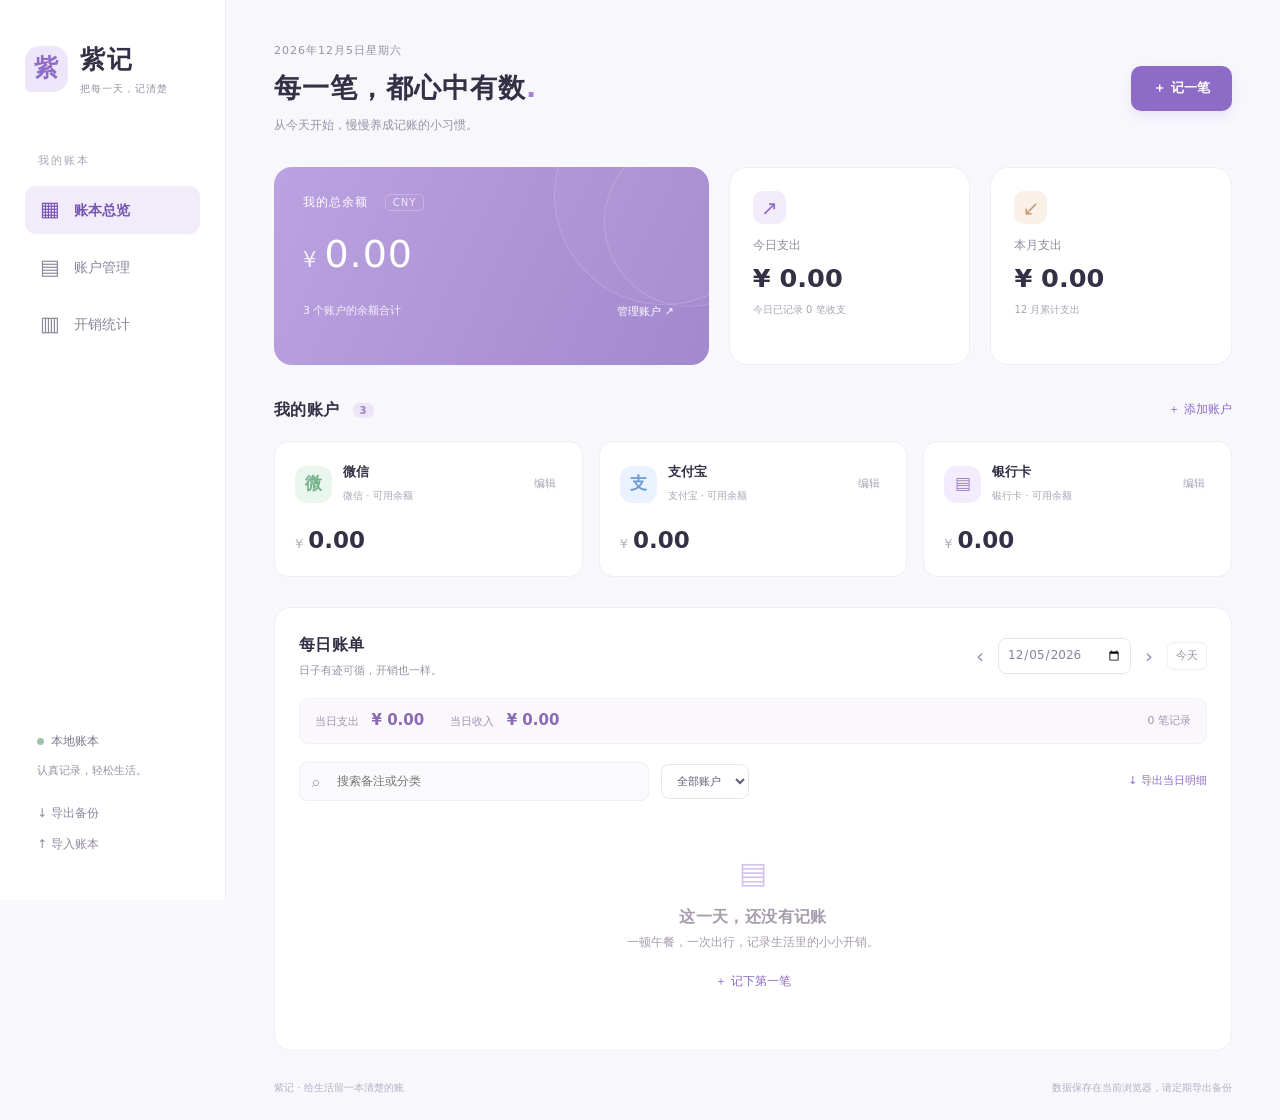
<file: index.html>
<!doctype html>
<html lang="zh-CN">
<head>
  <meta charset="utf-8"><meta name="viewport" content="width=device-width,initial-scale=1">
  <meta name="theme-color" content="#8b6cc9"><title>紫记 · 日常账本</title>
  <link rel="stylesheet" href="style.css">
</head>
<body>
  <div class="app">
    <aside class="sidebar">
      <a class="brand" href="./index.html"><span class="brand-icon">紫</span><span>紫记<small>把每一天，记清楚</small></span></a>
      <div class="nav-caption">我的账本</div>
      <nav><button class="nav-item active" data-view="home"><span>▦</span> 账本总览</button><button class="nav-item" data-view="accounts"><span>▤</span> 账户管理</button><button class="nav-item" data-view="stats"><span>▥</span> 开销统计</button></nav>
      <div class="sidebar-bottom"><div class="local-dot">本地账本</div><p>认真记录，轻松生活。</p><button id="export-btn" class="quiet-btn">↓ 导出备份</button><button id="import-btn" class="quiet-btn">↑ 导入账本</button><input id="import-file" type="file" accept=".json,application/json" hidden></div>
    </aside>
    <main>
      <header class="page-header"><div><div class="eyebrow" id="today-label"></div><h1 id="page-title">每一笔，都心中有数<span class="heading-dot">.</span></h1><p id="page-subtitle">从今天开始，慢慢养成记账的小习惯。</p></div><button class="primary-btn" id="add-entry">＋ 记一笔</button></header>
      <section id="home-view">
        <div class="overview-grid"><article class="total-card"><div class="card-eyebrow">我的总余额 <span>CNY</span></div><div class="total-number" id="total-balance"></div><div class="total-footer"><span id="account-count"></span><button id="manage-link">管理账户 ↗</button></div><div class="orb orb-one"></div><div class="orb orb-two"></div></article><article class="summary-card"><div class="summary-icon">↗</div><span>今日支出</span><strong id="today-expense"></strong><small id="today-count"></small></article><article class="summary-card"><div class="summary-icon income-icon">↙</div><span>本月支出</span><strong id="month-expense"></strong><small id="month-caption"></small></article></div>
        <section class="accounts-section"><div class="section-heading"><h2>我的账户 <span id="home-account-count" class="count-pill"></span></h2><button class="text-btn" id="add-account">＋ 添加账户</button></div><div id="account-cards" class="account-grid"></div></section>
        <section class="ledger-panel"><div class="section-heading ledger-heading"><div><h2>每日账单</h2><p>日子有迹可循，开销也一样。</p></div><div class="date-controls"><button id="prev-day" aria-label="前一天">‹</button><input type="date" id="selected-date" aria-label="账单日期" required><button id="next-day" aria-label="后一天">›</button><button id="go-today" class="today-btn">今天</button></div></div><div class="daily-strip"><span>当日支出 <b id="day-expense"></b></span><span>当日收入 <b id="day-income"></b></span><span id="day-count"></span></div><div class="filters"><label class="search-box"><span>⌕</span><input id="search" placeholder="搜索备注或分类" aria-label="搜索账单"></label><select id="filter-account" aria-label="筛选账户"></select><button id="csv-btn" class="text-btn">↓ 导出当日明细</button></div><div id="entry-list"></div></section>
      </section>
      <section id="accounts-view" hidden><div class="section-heading"><h2>账户与余额</h2><button class="primary-btn" id="accounts-add">＋ 添加账户</button></div><p class="section-description">设置当前可用余额；记录收支后，余额会自动更新。</p><div id="manage-cards" class="account-grid"></div></section>
      <section id="stats-view" hidden><div class="section-heading"><h2>每月开销</h2><input type="month" id="stats-month" aria-label="统计月份"></div><div id="stats-summary" class="stats-summary"></div><div class="stats-grid"><article class="white-panel"><h2>每日支出</h2><div id="daily-chart" class="daily-chart"></div><div class="chart-labels"><span>月初</span><span>月末</span></div><p class="hint">悬停或点击柱形查看金额，点击可查看当天账单。</p></article><article class="white-panel"><h2>分类支出</h2><div id="category-chart"></div></article></div></section>
      <footer>紫记 · 给生活留一本清楚的账<span>数据保存在当前浏览器，请定期导出备份</span></footer>
    </main>
  </div>
  <dialog id="entry-dialog"><form id="entry-form"><div class="dialog-heading"><div><div class="eyebrow">一点一滴，都值得记录</div><h2 id="entry-title">记一笔</h2></div><button type="button" class="close-btn" data-close="entry-dialog" aria-label="关闭">×</button></div><div class="kind-toggle"><label><input type="radio" name="kind" value="expense" checked><span>支出</span></label><label><input type="radio" name="kind" value="income"><span>收入</span></label></div><label class="field amount-field">金额（元）<input id="entry-amount" inputmode="decimal" placeholder="0.00" required pattern="\d+(\.\d{1,2})?" maxlength="13"></label><div class="form-grid"><label class="field">付款 / 收款账户<select id="entry-account" required></select></label><label class="field">日期<input type="date" id="entry-date" required></label><label class="field">分类<select id="entry-category"></select></label><label class="field">备注<input id="entry-note" placeholder="例如：午餐、地铁" maxlength="200"></label></div><p class="hint">保存后会自动更新所选账户的余额。</p><p class="form-error" id="entry-error" role="alert"></p><button class="primary-btn full-width" type="submit">保存记录</button></form></dialog>
  <dialog id="account-dialog"><form id="account-form"><div class="dialog-heading"><div><div class="eyebrow">把每一份余额安放好</div><h2 id="account-title">添加账户</h2></div><button type="button" class="close-btn" data-close="account-dialog" aria-label="关闭">×</button></div><label class="field">账户名称<input id="account-name" placeholder="例如：招商银行储蓄卡" maxlength="30" required></label><label class="field">账户类型<select id="account-type"><option>微信</option><option>支付宝</option><option>银行卡</option><option>现金</option><option>其他</option></select></label><label class="field">当前余额（元）<input id="account-balance" inputmode="decimal" placeholder="0.00" required maxlength="14"></label><p class="hint">编辑余额会直接校准当前余额，不计入每日收支。</p><p class="form-error" id="account-error" role="alert"></p><button type="submit" class="primary-btn full-width">保存账户</button></form></dialog>
  <dialog id="confirm-dialog"><div class="dialog-heading"><h2 id="confirm-title"></h2><button class="close-btn" data-close="confirm-dialog" aria-label="关闭">×</button></div><p id="confirm-message" class="confirm-message"></p><div class="confirm-actions"><button class="secondary-btn" data-close="confirm-dialog">取消</button><button class="primary-btn" id="confirm-action">确定</button></div></dialog>
  <div id="toast" class="toast" role="status" hidden></div>
  <script src="core.js"></script><script src="app.js"></script>
</body></html>
</file>
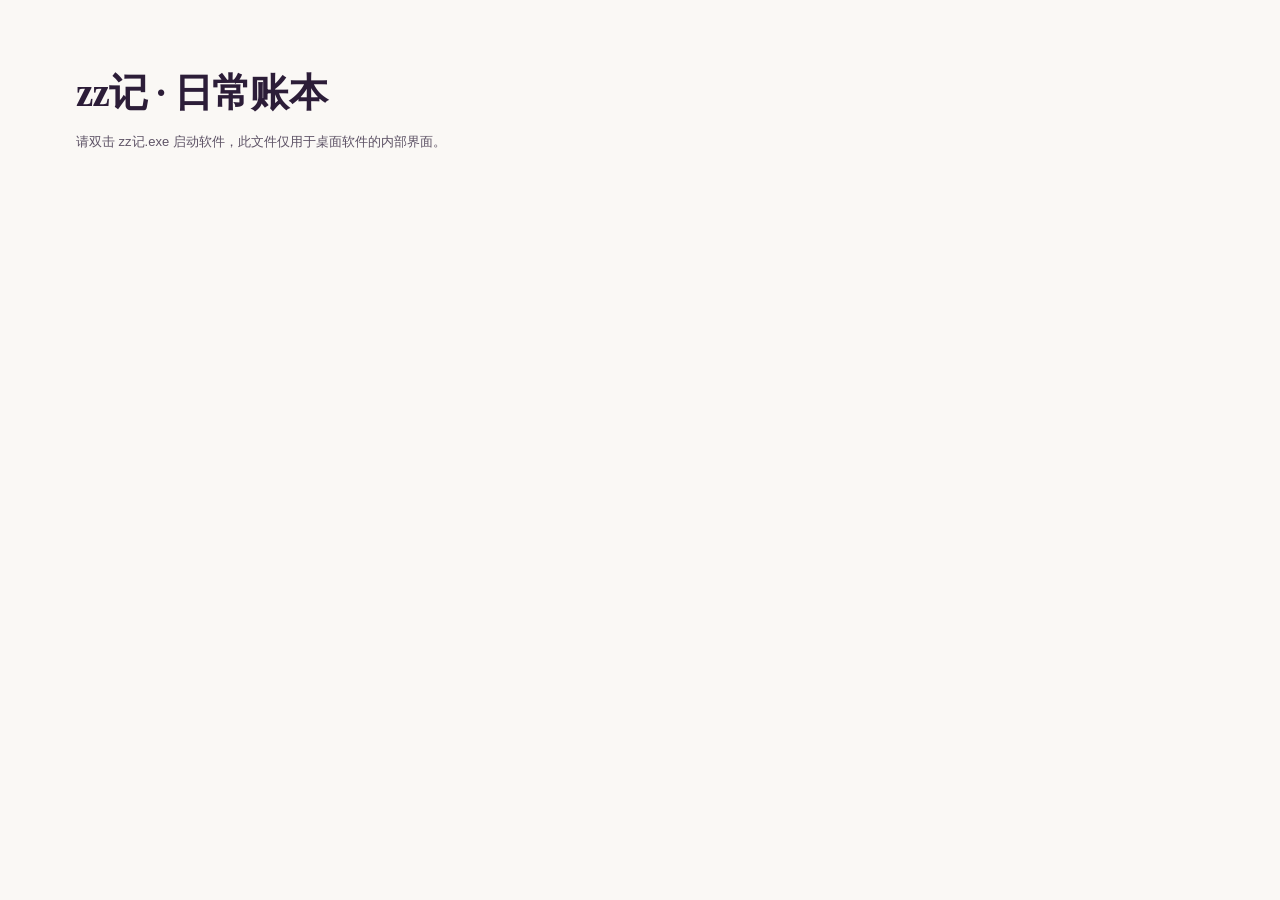
<file: ui/index.html>
<!doctype html>
<html lang="zh-CN">
<head>
  <meta charset="utf-8"><meta name="viewport" content="width=device-width,initial-scale=1">
  <meta name="theme-color" content="#302139"><title>zz记 · 日常账本</title>
  <link rel="stylesheet" href="style.css">
</head>
<body>
  <header class="window-titlebar">
    <div class="title-identity"><span class="title-logo">zz</span><span>zz记 <span class="title-divider">/</span> 个人账本</span></div>
    <div id="title-drag" class="title-drag pywebview-drag-region" aria-label="拖动窗口"></div>
    <div class="window-controls"><button id="window-minimize" title="最小化" aria-label="最小化"><svg viewBox="0 0 16 16"><path d="M3 8h10"/></svg></button><button id="window-maximize" title="最大化" aria-label="最大化"><svg viewBox="0 0 16 16"><rect x="3.5" y="3.5" width="9" height="9" rx="1"/></svg></button><button id="window-close" title="关闭" aria-label="关闭"><svg viewBox="0 0 16 16"><path d="m4 4 8 8m0-8-8 8"/></svg></button></div>
  </header>
  <div class="app">
    <aside class="sidebar">
      <div class="brand"><span class="brand-icon">zz<span class="logo-dot"></span></span><span>zz记</span></div>
      <div class="sidebar-illustration" aria-hidden="true"><img src="assets/sidebar-engraving.png" alt="" width="1536" height="1024" draggable="false"></div>
      <nav><button class="nav-item active" data-view="home"><span>▦</span> 账本总览</button><button class="nav-item" data-view="accounts"><span>▤</span> 账户管理</button><button class="nav-item" data-view="debts"><span>↗</span> 待还款 <b id="debt-nav-count" class="nav-debt-count">0</b></button><button class="nav-item" data-view="stats"><span>▥</span> 开销统计</button></nav>
      <div class="sidebar-bottom"><div class="local-dot" id="save-status">已保存到本地</div><button id="export-btn" class="quiet-btn">↓ 导出备份</button><button id="import-btn" class="quiet-btn">↑ 导入账本</button><input id="import-file" type="file" accept=".json,application/json" hidden></div>
    </aside>
    <main>
      <div class="page-breadcrumb">我的账本 <span>/</span> <b id="breadcrumb-view">总览</b></div><header class="page-header"><div><h1 id="page-title">账本总览</h1><div class="eyebrow" id="today-label"></div></div><button class="primary-btn" id="add-entry">＋ 记一笔</button></header>
      <section id="home-view">
        <div class="home-editorial">
          <section class="balance-pane" aria-label="余额与支出概览">
            <article class="total-card"><div class="card-eyebrow">我的总余额 <span>CNY · 人民币</span></div><div class="total-number" id="total-balance"></div><div class="total-footer"><span id="account-count"></span><button id="manage-link">管理账户 ↗</button></div></article>
            <div class="spending-pair"><article class="summary-card"><span>今日支出 <small class="metric-tag">TODAY</small></span><strong id="today-expense"></strong><small id="today-count"></small></article><article class="summary-card"><span>本月支出 <small class="metric-tag">MONTH</small></span><strong id="month-expense"></strong><small id="month-caption"></small></article></div>
            <section class="ledger-panel"><div class="section-heading ledger-heading"><div><h2>每日开销</h2></div><div class="date-controls"><button id="prev-day" aria-label="前一天">‹</button><input type="date" id="selected-date" aria-label="账单日期" required><button id="next-day" aria-label="后一天">›</button><button id="go-today" class="today-btn">今天</button></div></div><div class="daily-strip"><span>当日支出 <b id="day-expense"></b></span><span>当日收入 <b id="day-income"></b></span><span id="day-count"></span></div><div class="filters"><label class="search-box"><span>⌕</span><input id="search" placeholder="搜索备注或分类" aria-label="搜索账单"></label><select id="filter-account" aria-label="筛选账户"></select><button id="csv-btn" class="text-btn">↓ 导出当日明细</button></div><div id="entry-list"></div></section>
          </section>
          <section class="accounts-pane" aria-label="账户余额明细">
            <div class="account-list-heading"><h2>我的账户 <span id="home-account-count" class="count-pill"></span></h2><button class="text-btn" id="add-account">＋ 添加账户</button></div>
            <div class="account-list-labels" aria-hidden="true"><span>账户名称</span><span>账户类型</span><span>可用余额（CNY）</span><span></span></div>
            <div id="account-cards" class="account-list"></div>
            <div class="debt-teaser"><span>待还款</span><strong id="home-debt-total">¥ 0.00</strong><span id="home-debt-count">0 笔待还</span><button class="text-btn" data-view="debts">查看明细 →</button></div>
          </section>
        </div>

      </section>
      <section id="accounts-view" hidden><div class="section-heading"><h2>账户与余额</h2><div class="account-toolbar"><button class="secondary-btn" data-new-transfer>账户划转</button><button class="primary-btn" id="accounts-add">＋ 添加账户</button></div></div><p class="section-description">设置当前可用余额；记录收支后，余额会自动更新。</p><div id="manage-cards" class="account-grid"></div><article class="white-panel transfer-panel"><div class="section-heading"><h2>账户划转记录</h2><input type="month" id="transfer-month" aria-label="划转月份"></div><p class="hint">仅记录账户间资金移动，不计入收入或支出。修改或删除会同步调整双方余额。</p><div id="transfer-list"></div></article></section>
      <section id="debts-view" hidden>
        <div id="debt-summary" class="stats-summary debt-metrics"></div>
        <div class="section-heading"><h2>还款明细</h2><button class="primary-btn" data-new-debt>＋ 添加待还款</button></div>
        <p class="section-description">记录还款安排，实际还款后自动更新账户余额。</p>
        <div class="debt-toolbar"><label class="search-box"><span>⌕</span><input id="debt-search" placeholder="搜索名称、还款对象或备注" aria-label="搜索待还款"></label><select id="debt-filter" aria-label="筛选待还款"><option value="pending">待还款</option><option value="overdue">已逾期</option><option value="settled">已还清</option><option value="all">全部明细</option></select><span id="debt-list-count"></span></div>
        <div id="debt-list" class="debt-grid"></div>
      </section>
      <section id="stats-view" hidden><div class="section-heading"><h2>每月开销</h2><input type="month" id="stats-month" aria-label="统计月份"></div><div id="stats-summary" class="stats-summary"></div><article class="white-panel account-expenses-panel"><h2>账户支出</h2><p class="hint">所选月份各账户的支出，包含已记录的还款，按金额排序。</p><div id="account-expenses"></div></article><div class="stats-grid"><article class="white-panel"><h2>每日支出</h2><div id="daily-chart" class="daily-chart"></div><div class="chart-labels"><span>月初</span><span>月末</span></div><p class="hint">悬停或点击柱形查看金额，点击可查看当天账单。</p></article><article class="white-panel"><h2>分类支出</h2><div id="category-chart"></div></article></div></section>
      <footer>账本保存在软件文件夹，请定期导出备份</footer>
    </main>
  </div>
  <dialog id="account-history-dialog" aria-labelledby="account-history-title"><div class="dialog-heading"><h2 id="account-history-title">账户交易明细</h2><button class="close-btn" data-close="account-history-dialog" aria-label="关闭">×</button></div><div class="history-filters"><label>月份<input type="month" id="account-history-month"></label><label>交易类型<select id="account-history-kind"><option value="all">全部收支</option><option value="expense">支出</option><option value="income">收入</option><option value="transfer">划转</option></select></label></div><p id="account-history-summary" class="hint" aria-live="polite"></p><div id="account-history-list"></div></dialog>
  <dialog id="transfer-dialog" aria-labelledby="transfer-title"><form id="transfer-form"><div class="dialog-heading"><h2 id="transfer-title">账户划转</h2><button type="button" class="close-btn" data-close="transfer-dialog" aria-label="关闭">×</button></div><div class="form-grid"><label class="field">转出账户<select id="transfer-from" required></select></label><label class="field">转入账户<select id="transfer-to" required></select></label></div><p id="transfer-balances" class="hint"></p><label class="field amount-field">划转金额（元）<input id="transfer-amount" inputmode="decimal" placeholder="0.00" required pattern="\d+(\.\d{1,2})?" maxlength="13"></label><label class="field">日期<input type="date" id="transfer-date" required></label><label class="field">备注<input id="transfer-note" maxlength="200" placeholder="例如：银行卡转入微信"></label><p class="hint">此操作记录已发生的划转，不会发起银行或支付平台转账。总余额不变，不计入收支；手续费请另记一笔支出。</p><p class="form-error" id="transfer-error" role="alert"></p><button type="submit" class="primary-btn full-width">保存划转</button></form></dialog>
  <dialog id="entry-dialog"><form id="entry-form"><div class="dialog-heading"><div><h2 id="entry-title">记一笔</h2></div><button type="button" class="close-btn" data-close="entry-dialog" aria-label="关闭">×</button></div><div class="kind-toggle"><label><input type="radio" name="kind" value="expense" checked><span>支出</span></label><label><input type="radio" name="kind" value="income"><span>收入</span></label></div><label class="field amount-field">金额（元）<input id="entry-amount" inputmode="decimal" placeholder="0.00" required pattern="\d+(\.\d{1,2})?" maxlength="13"></label><div class="form-grid"><label class="field">付款 / 收款账户<select id="entry-account" required></select></label><label class="field">日期<input type="date" id="entry-date" required></label><label class="field">分类<select id="entry-category"></select></label><label class="field">备注<input id="entry-note" placeholder="例如：午餐、地铁" maxlength="200"></label></div><label id="custom-category-field" class="field custom-category-field" hidden>自定义分类名称<input id="entry-custom-category" placeholder="例如：学习、宠物、健身" maxlength="20" disabled><small>保存记录后，分类会加入列表，后续可重复选择。</small></label><p class="hint">保存后会自动更新所选账户的余额。</p><p class="form-error" id="entry-error" role="alert"></p><button class="primary-btn full-width" type="submit">保存记录</button></form></dialog>
  <dialog id="account-dialog"><form id="account-form"><div class="dialog-heading"><div><h2 id="account-title">添加账户</h2></div><button type="button" class="close-btn" data-close="account-dialog" aria-label="关闭">×</button></div><label class="field">账户名称<input id="account-name" placeholder="例如：招商银行储蓄卡" maxlength="30" required></label><label class="field">账户类型<select id="account-type"><option>微信</option><option>支付宝</option><option>银行卡</option><option>现金</option><option>其他</option></select></label><label class="field">当前余额（元）<input id="account-balance" inputmode="decimal" placeholder="0.00" required maxlength="14"></label><p class="hint">编辑余额会直接校准当前余额，不计入每日收支。</p><p class="form-error" id="account-error" role="alert"></p><button type="submit" class="primary-btn full-width">保存账户</button></form></dialog>
  <dialog id="confirm-dialog"><div class="dialog-heading"><h2 id="confirm-title"></h2><button class="close-btn" data-close="confirm-dialog" aria-label="关闭">×</button></div><p id="confirm-message" class="confirm-message"></p><div class="confirm-actions"><button class="secondary-btn" data-close="confirm-dialog">取消</button><button class="primary-btn" id="confirm-action">确定</button></div></dialog>
  <dialog id="debt-dialog"><form id="debt-form"><div class="dialog-heading"><div><h2 id="debt-title">添加待还款</h2></div><button type="button" class="close-btn" data-close="debt-dialog" aria-label="关闭">×</button></div><label class="field">名称<input id="debt-name" placeholder="例如：10 月信用卡、花呗、朋友借款" maxlength="50" required></label><div class="form-grid"><label class="field">还款对象<input id="debt-creditor" placeholder="例如：招商银行、支付宝" maxlength="50"></label><label class="field">还款日期（可选）<input type="date" id="debt-due"></label></div><label class="field amount-field">应还总额（元）<input id="debt-amount" inputmode="decimal" placeholder="0.00" required pattern="\d+(\.\d{1,2})?" maxlength="13"></label><label class="field">备注<input id="debt-note" maxlength="200" placeholder="补充这笔还款的说明"></label><p class="hint">登记待还款不会扣减账户余额。已还金额由实际还款账单计算。</p><p id="debt-error" class="form-error" role="alert"></p><button type="submit" class="primary-btn full-width">保存待还款</button></form></dialog>
  <dialog id="repay-dialog"><form id="repay-form"><div class="dialog-heading"><div><h2>记录还款</h2></div><button type="button" class="close-btn" data-close="repay-dialog" aria-label="关闭">×</button></div><p id="repay-description" class="section-description"></p><label class="field amount-field">本次还款金额（元）<input id="repay-amount" inputmode="decimal" placeholder="0.00" required pattern="\d+(\.\d{1,2})?" maxlength="13"></label><div class="form-grid"><label class="field">付款账户<select id="repay-account" required></select></label><label class="field">实际还款日期<input type="date" id="repay-date" required></label></div><label class="field">备注<input id="repay-note" maxlength="200" placeholder="可选，留空则自动填写还款名称"></label><p class="hint">支持部分还款；保存后自动扣减付款账户余额，并生成一笔「还款」支出。</p><p id="repay-error" class="form-error" role="alert"></p><button type="submit" class="primary-btn full-width">确认记录还款</button></form></dialog>
  <dialog id="debt-history-dialog"><div class="dialog-heading"><h2 id="debt-history-title">还款记录</h2><button class="close-btn" data-close="debt-history-dialog" aria-label="关闭">×</button></div><p class="hint">编辑或撤销账单会同步调整账户余额与剩余待还金额。</p><div id="debt-history-list"></div></dialog>
  <div id="toast" class="toast" role="status" hidden></div>
  <!--DESKTOP_CONFIG-->
  <script src="icons.js"></script><script src="core.js"></script><script src="api.js"></script><script src="debts.js"></script><script src="app.js"></script>
</body></html>
</file>
<file: style.css>
:root{--bg:#f8f7fc;--purple:#8d6bc6;--purple-dark:#7654b2;--ink:#343045;--muted:#9691a4;--border:#efedf5;--light:#f1ebfa}*{box-sizing:border-box}body{margin:0;background:var(--bg);color:var(--ink);font:14px/1.6 'Microsoft YaHei','PingFang SC',system-ui,sans-serif}button,input,select{font:inherit}button{cursor:pointer}button,a,input,select{ -webkit-tap-highlight-color:transparent}button{border:0;background:none;color:inherit}button:focus-visible,a:focus-visible{outline:3px solid #bda4e3;outline-offset:3px}a{color:inherit;text-decoration:none}[hidden]{display:none!important}.app{display:flex;min-height:100vh}.sidebar{width:226px;flex-shrink:0;background:#fff;border-right:1px solid var(--border);padding:40px 25px;position:fixed;inset:0 auto 0 0;display:flex;flex-direction:column}.brand{display:flex;align-items:center;gap:12px;font-size:25px;font-weight:700;letter-spacing:2px}.brand-icon{width:43px;height:46px;border-radius:15px 15px 15px 5px;background:#ede5fa;color:var(--purple);display:grid;place-items:center;font-size:24px}.brand small{display:block;font-size:10px;font-weight:400;letter-spacing:1px;color:var(--muted);margin-top:1px}.nav-caption{font-size:11px;color:#aaa5b6;margin:55px 13px 16px;letter-spacing:2px}.nav-item{display:flex;align-items:center;gap:14px;width:100%;text-align:left;padding:13px 15px;border-radius:11px;color:#8c859c;margin-bottom:9px}.nav-item span{font-size:21px;line-height:1}.nav-item.active{color:var(--purple-dark);background:var(--light);font-weight:600}.nav-item:hover{background:#f7f3fb}.sidebar-bottom{margin-top:auto;padding:25px 12px 0}.local-dot{color:#7b738b;font-size:12px}.local-dot:before{content:'';display:inline-block;width:7px;height:7px;border-radius:50%;background:#9cc3a8;margin-right:7px}.sidebar-bottom p{font-size:11px;color:var(--muted);margin-bottom:18px}.quiet-btn{display:block;font-size:12px;color:#8f869e;padding:6px 0}main{margin-left:226px;width:calc(100% - 226px);max-width:1610px;padding:42px 48px 24px}.page-header{display:flex;align-items:center;justify-content:space-between;gap:20px;margin-bottom:32px}.eyebrow{font-size:11px;color:var(--muted);letter-spacing:1px}h1{font-size:27px;letter-spacing:1px;font-weight:650;line-height:1.5;margin:8px 0}.heading-dot{color:#a783d5}.page-header p{font-size:12px;color:var(--muted);margin:0}.primary-btn{background:var(--purple);color:#fff;border-radius:10px;padding:12px 22px;font-size:13px;font-weight:600;box-shadow:0 5px 12px #8d6bc620;white-space:nowrap}.primary-btn:hover{background:var(--purple-dark)}.secondary-btn{padding:11px 22px;border-radius:10px;background:var(--light);color:var(--purple-dark)}.overview-grid{display:grid;grid-template-columns:1.8fr 1fr 1fr;gap:20px}.total-card{position:relative;overflow:hidden;background:linear-gradient(115deg,#bba2e1,#a288cd);border-radius:18px;padding:26px 29px;color:white;min-height:198px}.card-eyebrow{position:relative;z-index:1;font-size:12px;letter-spacing:1px}.card-eyebrow span{font-size:10px;opacity:.8;margin-left:12px;border:1px solid #ffffff50;padding:2px 7px;border-radius:5px}.total-number{position:relative;z-index:1;font:500 clamp(24px,3vw,38px)/1.4 system-ui,sans-serif;margin:16px 0 20px;overflow-wrap:anywhere;letter-spacing:1px}.total-number .currency{font-size:21px;opacity:.85;margin-right:7px}.total-footer{position:relative;z-index:1;display:flex;justify-content:space-between;font-size:11px;color:#ffffffda}.total-footer button{font-size:11px;color:white}.orb{position:absolute;border-radius:50%;border:1px solid #ffffff28;background:#ffffff08;pointer-events:none}.orb-one{width:220px;height:220px;right:-65px;top:-82px}.orb-two{width:170px;height:170px;right:-65px;top:-30px}.summary-card{background:#fff;border:1px solid var(--border);border-radius:18px;padding:23px;display:flex;flex-direction:column;align-items:flex-start;min-width:0}.summary-icon{width:33px;height:33px;border-radius:10px;display:grid;place-items:center;color:var(--purple);background:#f1ebfa;font-size:20px;margin-bottom:12px}.income-icon{background:#f9f0e7;color:#c79b72}.summary-card>span{font-size:12px;color:#8f899c}.summary-card strong{font:600 clamp(20px,2vw,27px)/1.5 system-ui,sans-serif;margin:4px 0;overflow-wrap:anywhere;max-width:100%}.summary-card small{font-size:10px;color:#aaa4b4}.accounts-section{margin:30px 0}.section-heading{display:flex;align-items:center;justify-content:space-between;gap:16px;margin-bottom:17px}h2{font-size:16px;letter-spacing:.4px;font-weight:600;margin:0}.count-pill{background:#ebe5f5;color:#9b81bd;font-size:10px;padding:2px 7px;border-radius:7px;vertical-align:middle;margin-left:7px}.text-btn{color:var(--purple);font-size:12px;padding:5px 0}.account-grid{display:grid;grid-template-columns:repeat(3,minmax(0,1fr));gap:16px}.account-card{border:1px solid var(--border);background:#fff;border-radius:14px;padding:20px;min-width:0}.account-top{display:flex;gap:11px;align-items:center}.account-icon{display:grid;place-items:center;width:37px;height:37px;border-radius:12px;font-size:17px;font-weight:600;flex-shrink:0;background:#efe9fa;color:#9b7bc8}.account-icon.wechat{background:#e9f6ed;color:#73b089}.account-icon.alipay{background:#eaf2ff;color:#6e9bcf}.account-icon.bank{background:#f3ecfc;color:#a080c9}.account-info{min-width:0;flex:1}.account-info h3{font-size:13px;margin:0;overflow-wrap:anywhere}.account-info small{font-size:10px;color:#aaa4b4}.account-edit{color:#aaa3b5;font-size:11px;padding:6px}.account-value{font:550 23px/1.4 system-ui,sans-serif;margin-top:18px;overflow-wrap:anywhere}.account-value small{font-size:13px;font-weight:400;color:#b2aaba;margin-right:5px}.account-actions{border-top:1px solid var(--border);padding-top:12px;margin-top:16px;display:flex;justify-content:space-between;font-size:12px}.danger-btn{color:#b77a86}.ledger-panel,.white-panel{background:#fff;border:1px solid var(--border);border-radius:17px;padding:24px}.ledger-heading{margin-bottom:18px}.ledger-heading p{font-size:11px;color:var(--muted);margin:5px 0 0}.date-controls{display:flex;gap:8px;align-items:center}.date-controls>button{color:#9a8eaa;font-size:20px;padding:0 6px}.date-controls .today-btn{font-size:11px;padding:4px 8px;border:1px solid var(--border);border-radius:6px}input,select{border:1px solid #e9e5ef;background:white;border-radius:8px;padding:9px 11px;color:#655c76;min-width:0;outline:none}input:focus,select:focus{border-color:#bca3da;box-shadow:0 0 0 3px #bca3da20}input[type=date],input[type=month]{font-size:12px;padding:6px 8px;color:#8c809d}.daily-strip{display:flex;gap:26px;align-items:center;background:#faf8fd;border:1px solid #f3eff9;border-radius:9px;padding:12px 15px;color:#a093b1;font-size:11px}.daily-strip b{font:550 15px system-ui,sans-serif;color:#8a6bb3;margin-left:9px}.daily-strip>span:last-child{margin-left:auto}.filters{display:flex;align-items:center;gap:12px;margin:18px 0}.search-box{display:flex;align-items:center;flex:1;gap:7px;color:#a39aad;max-width:350px;background:#faf9fc;border-radius:8px;border:1px solid var(--border);padding-left:12px}.search-box input{width:100%;background:transparent;border:0;font-size:12px}.filters select{font-size:11px}.filters>button{margin-left:auto;font-size:11px}.entry-row{display:flex;align-items:center;gap:13px;border-bottom:1px solid #f4f1f7;padding:16px 2px}.entry-row:last-child{border:0}.entry-icon{width:37px;height:37px;display:grid;place-items:center;border-radius:11px;background:#f6f0fa;color:#a487c6;font-size:17px;flex-shrink:0}.entry-content{flex:1;min-width:0}.entry-content strong{font-weight:500;font-size:12px;overflow-wrap:anywhere;display:block}.entry-content small{color:#aaa2b5;font-size:10px}.entry-money{font:550 15px system-ui,sans-serif;white-space:nowrap}.entry-money.income{color:#78a78a}.entry-actions{display:flex;gap:7px}.entry-actions button{font-size:10px;color:#a093b1;padding:6px}.entry-actions .danger-btn{color:#b68590}.empty-state{text-align:center;padding:30px 15px;color:#a69cae}.empty-symbol{font-size:30px;color:#d4c2e9;margin-bottom:7px}.empty-state p{font-size:12px;margin:4px 0 14px}.empty-state .text-btn{font-size:12px}.section-description{color:var(--muted);font-size:12px;margin-bottom:25px}.stats-summary{display:grid;grid-template-columns:repeat(3,1fr);gap:18px;margin:22px 0}.stats-metric{background:#fff;border:1px solid var(--border);border-radius:14px;padding:23px}.stats-metric span{font-size:12px;color:var(--muted);display:block}.stats-metric strong{font:550 27px system-ui,sans-serif;display:block;margin-top:10px}.stats-grid{display:grid;grid-template-columns:1.5fr 1fr;gap:20px}.daily-chart{display:flex;align-items:flex-end;gap:4px;height:190px;padding-top:25px;margin-top:20px}.chart-bar{flex:1;min-width:0;border-radius:5px 5px 0 0;background:#c5aee6;height:var(--height);padding:0}.chart-bar:hover{background:#9573c7}.chart-labels{display:flex;justify-content:space-between;color:var(--muted);font-size:10px;border-top:1px solid var(--border);padding-top:8px}.category-row{margin:18px 0}.category-label{display:flex;justify-content:space-between;font-size:12px}.category-label small{color:var(--muted);font-size:10px}.category-track{height:6px;border-radius:5px;background:#f5f0fb;margin-top:9px}.category-fill{height:100%;border-radius:5px;background:#c3a8e4}footer{font-size:10px;color:#b7afc2;display:flex;justify-content:space-between;gap:12px;margin-top:29px}dialog{border:1px solid var(--border);border-radius:20px;width:min(480px,calc(100% - 28px));padding:28px;color:var(--ink);box-shadow:0 25px 90px #34234522;max-height:90vh;overflow:auto}dialog::backdrop{background:#30243f45;backdrop-filter:blur(4px)}.dialog-heading{display:flex;justify-content:space-between;align-items:center;margin-bottom:24px}.dialog-heading h2{font-size:21px;margin-top:4px}.close-btn{font-size:24px;color:#a193b0;padding:2px 6px}.kind-toggle{display:flex;gap:8px;background:#f7f4fb;padding:5px;border-radius:10px;margin-bottom:20px}.kind-toggle label{flex:1}.kind-toggle input{position:absolute;opacity:0}.kind-toggle span{display:block;text-align:center;border-radius:7px;padding:7px;color:#9c8aaa}.kind-toggle input:checked+span{background:#fff;color:var(--purple);box-shadow:0 2px 6px #45315f09}.kind-toggle input:focus-visible+span{outline:2px solid var(--purple)}.field{display:flex;flex-direction:column;gap:7px;font-size:12px;color:#93859f;margin-bottom:17px}.field input,.field select{width:100%;padding:11px 12px;color:var(--ink)}.amount-field input{font:500 32px system-ui,sans-serif;color:var(--purple);padding:13px;background:#fcfaff}.form-grid{display:grid;grid-template-columns:1fr 1fr;gap:0 14px}.hint{font-size:11px;color:#a89cb5;margin-top:8px}.form-error{color:#b96378;font-size:12px;min-height:0}.full-width{width:100%;margin-top:7px}.confirm-message{font-size:13px;color:#8f819c;line-height:1.9}.confirm-actions{display:flex;justify-content:flex-end;gap:12px;margin-top:24px}.toast{position:fixed;bottom:30px;left:50%;transform:translateX(-50%);padding:12px 23px;background:#5d4974;color:#fff;box-shadow:0 6px 22px #37274425;font-size:13px;border-radius:12px;z-index:20;max-width:90vw}.negative{color:#b6798c}@media(min-width:1500px){main{padding-left:65px;padding-right:65px}}@media(max-width:1100px){.sidebar{width:190px;padding:32px 18px}main{margin-left:190px;width:calc(100% - 190px);padding:32px 25px}.overview-grid{gap:12px}.total-card{padding:23px}.summary-card{padding:21px 16px}.account-grid{gap:12px}.account-card{padding:17px}.account-value{font-size:20px}.stats-grid{grid-template-columns:1fr}}@media(max-width:760px){.app{display:block}.sidebar{position:static;width:100%;padding:16px 20px;border-right:0;border-bottom:1px solid var(--border)}.brand{font-size:22px}.brand-icon{width:36px;height:38px;font-size:21px}.brand small{font-size:9px}.nav-caption{display:none}nav{display:flex;gap:5px;margin-top:17px}.nav-item{justify-content:center;gap:7px;padding:9px 8px;font-size:12px;margin:0}.nav-item span{font-size:17px}.sidebar-bottom{display:flex;align-items:center;gap:14px;padding:0;margin-top:14px}.sidebar-bottom p{display:none}.quiet-btn,.local-dot{font-size:10px}main{margin:0;width:100%;padding:24px 18px}.page-header{margin-bottom:23px;gap:12px}h1{font-size:21px}.page-header p{font-size:10px}.page-header .primary-btn{padding:10px 14px;font-size:12px}.eyebrow{font-size:10px}.overview-grid{grid-template-columns:1fr 1fr;gap:12px}.total-card{grid-column:1/-1;min-height:175px}.total-number{font-size:35px;margin:12px 0 17px}.summary-card{padding:17px 19px}.summary-card strong{font-size:25px}.summary-icon{margin-bottom:8px}.account-grid{grid-template-columns:repeat(2,minmax(0,1fr))}.account-card{padding:15px}.account-top{gap:8px}.account-icon{width:31px;height:31px;border-radius:9px;font-size:15px}.account-info h3{font-size:12px}.account-value{font-size:21px}.account-edit{font-size:10px;padding:2px}.ledger-panel{padding:18px 15px}.ledger-heading{align-items:flex-start;flex-wrap:wrap}.date-controls{gap:4px}.daily-strip{padding:10px;gap:12px;flex-wrap:wrap}.daily-strip b{font-size:13px;margin-left:5px}.filters{flex-wrap:wrap;gap:9px}.search-box{max-width:100%;width:100%;flex-basis:100%}.entry-row{gap:10px}.entry-actions{flex-direction:column;gap:0}.entry-actions button{padding:3px}.entry-money{font-size:13px}.stats-summary{gap:8px}.stats-metric{padding:15px 10px}.stats-metric strong{font-size:19px}.stats-metric span{font-size:10px}.daily-chart{gap:3px}footer{display:block;text-align:center}footer span{display:block;margin-top:5px}.form-grid{grid-template-columns:1fr}dialog{padding:23px}.section-heading h2{font-size:15px}.section-heading .primary-btn{font-size:11px;padding:10px 14px}}@media(prefers-reduced-motion:no-preference){button{transition:background .16s ease,box-shadow .16s ease}.account-card{transition:box-shadow .2s ease}.account-card:hover{box-shadow:0 5px 20px #8265a508}}
</file>
<file: ui/style.css>
@import url('./styles/tokens.css');
@import url('./styles/layout.css');
@import url('./styles/components.css');
@import url('./styles/debts.css');
@import url('./styles/overview.css');
</file>
